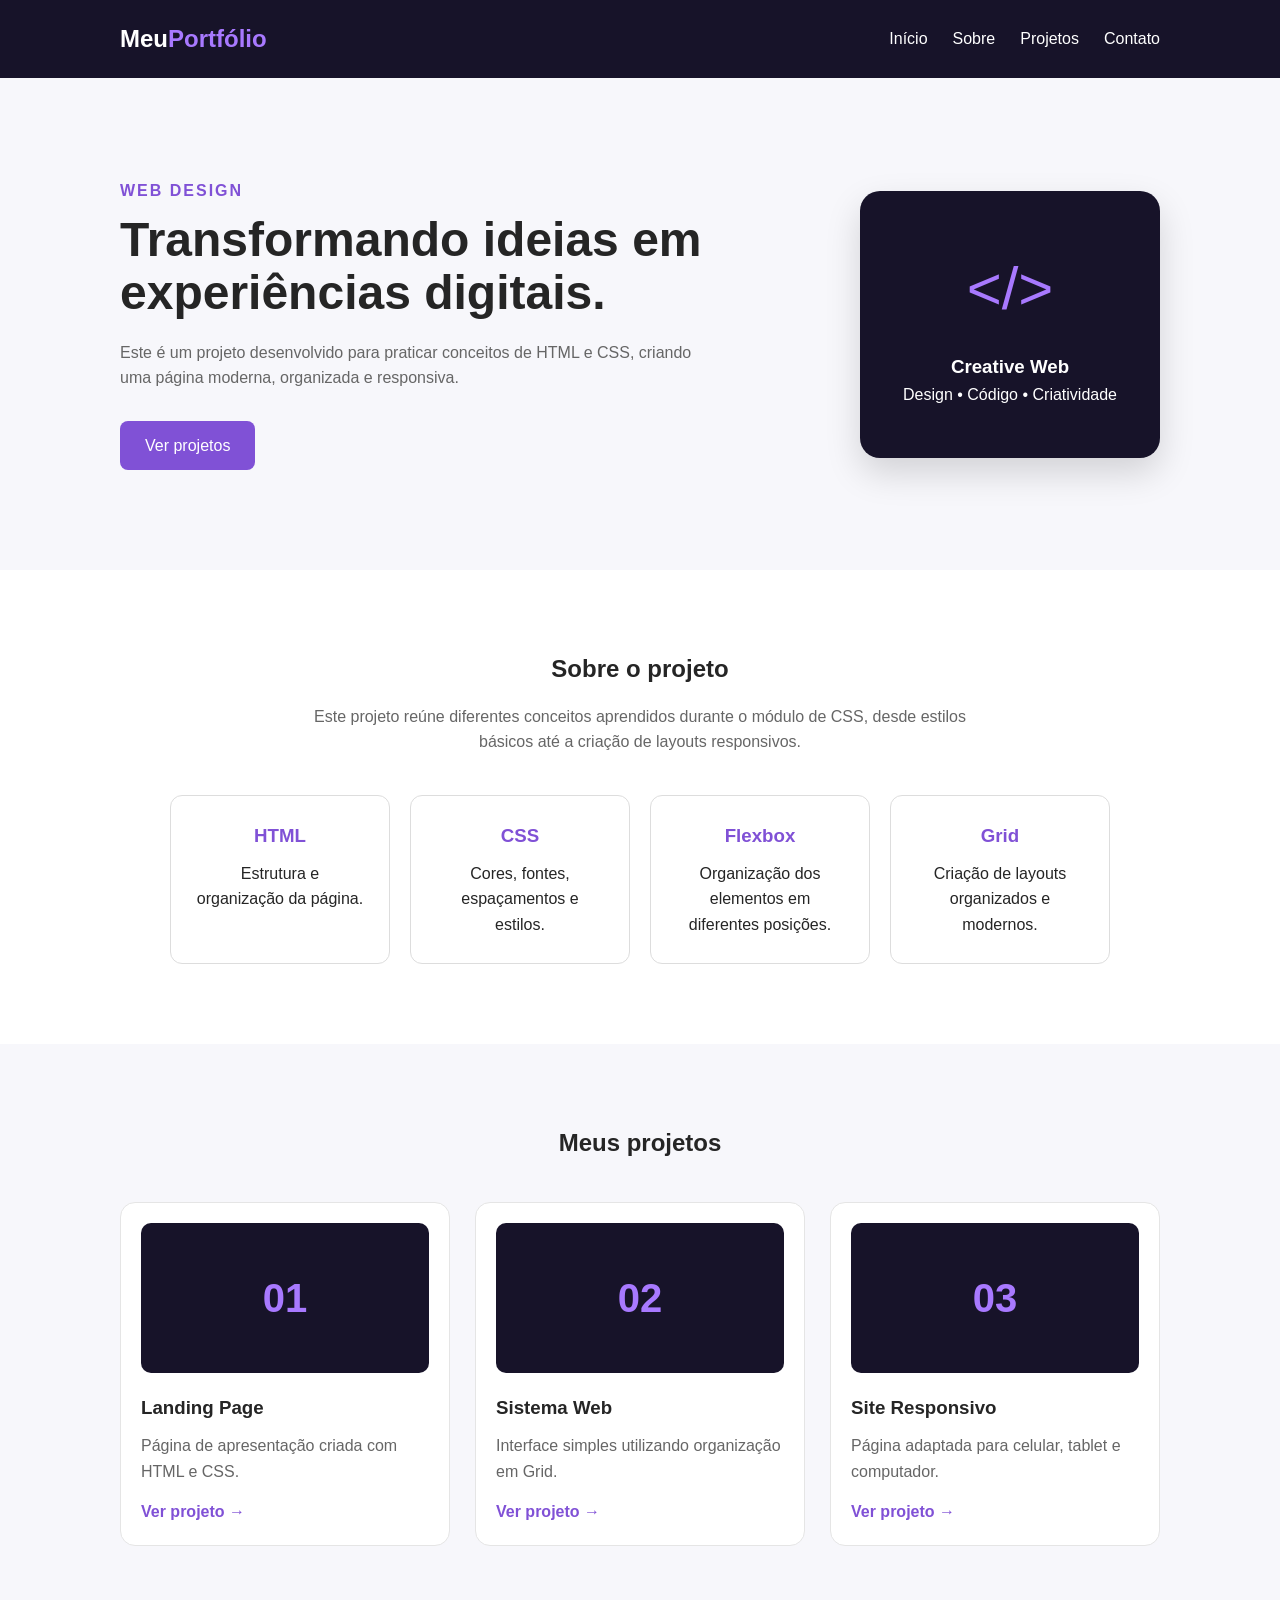
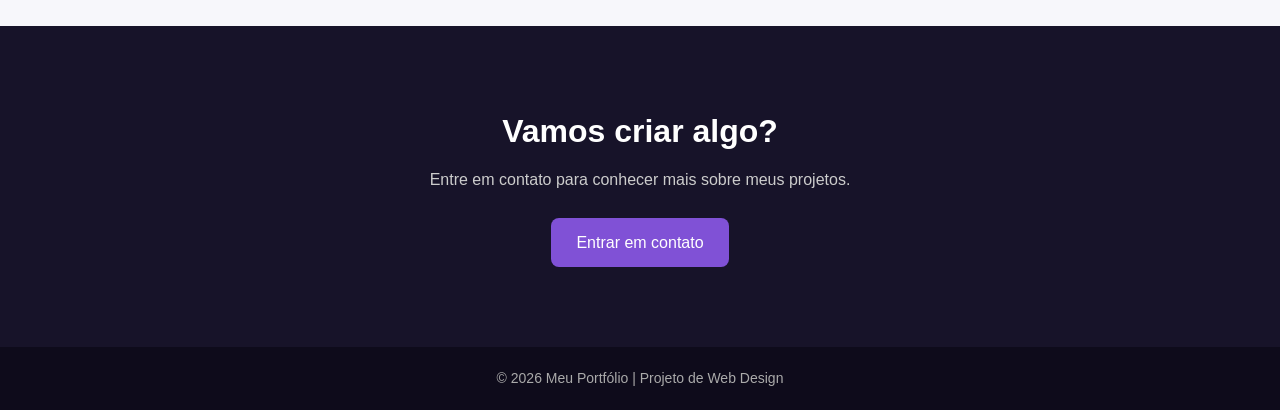
<file: módulo 6/index.html>
<!DOCTYPE html>
<html lang="pt-BR">
<head>
    <meta charset="UTF-8">
    <meta name="viewport" content="width=device-width, initial-scale=1.0">

    <title>Meu Portfólio | Web Design</title>

    <link rel="stylesheet" href="css/style.css">
    <link rel="stylesheet" href="css/responsive.css">
</head>

<body>

    <!-- Cabeçalho -->
    <header id="inicio">
        <nav class="navbar">
            <h1 class="logo">Meu<span>Portfólio</span></h1>

            <ul class="menu">
                <li><a href="#inicio">Início</a></li>
                <li><a href="#sobre">Sobre</a></li>
                <li><a href="#projetos">Projetos</a></li>
                <li><a href="#contato">Contato</a></li>
            </ul>
        </nav>
    </header>

    <!-- Apresentação -->
    <main>

        <section class="hero">
            <div class="hero-text">
                <p class="destaque">WEB DESIGN</p>

                <h2>Transformando ideias em experiências digitais.</h2>

                <p>
                    Este é um projeto desenvolvido para praticar conceitos
                    de HTML e CSS, criando uma página moderna, organizada
                    e responsiva.
                </p>

                <a href="#projetos" class="botao">Ver projetos</a>
            </div>

            <div class="hero-card">
                <div class="icone">&lt;/&gt;</div>
                <h3>Creative Web</h3>
                <p>Design • Código • Criatividade</p>
            </div>
        </section>

        <!-- Sobre -->
        <section id="sobre" class="sobre">
            <h2>Sobre o projeto</h2>

            <p>
                Este projeto reúne diferentes conceitos aprendidos durante
                o módulo de CSS, desde estilos básicos até a criação de
                layouts responsivos.
            </p>

            <div class="habilidades">

                <div class="habilidade">
                    <h3>HTML</h3>
                    <p>Estrutura e organização da página.</p>
                </div>

                <div class="habilidade">
                    <h3>CSS</h3>
                    <p>Cores, fontes, espaçamentos e estilos.</p>
                </div>

                <div class="habilidade">
                    <h3>Flexbox</h3>
                    <p>Organização dos elementos em diferentes posições.</p>
                </div>

                <div class="habilidade">
                    <h3>Grid</h3>
                    <p>Criação de layouts organizados e modernos.</p>
                </div>

            </div>
        </section>

        <!-- Projetos -->
        <section id="projetos" class="projetos">

            <h2>Meus projetos</h2>

            <div class="projetos-grid">

                <article class="projeto">
                    <div class="projeto-img">01</div>

                    <h3>Landing Page</h3>

                    <p>
                        Página de apresentação criada com HTML e CSS.
                    </p>

                    <a href="#" class="link">Ver projeto →</a>
                </article>

                <article class="projeto">
                    <div class="projeto-img">02</div>

                    <h3>Sistema Web</h3>

                    <p>
                        Interface simples utilizando organização em Grid.
                    </p>

                    <a href="#" class="link">Ver projeto →</a>
                </article>

                <article class="projeto">
                    <div class="projeto-img">03</div>

                    <h3>Site Responsivo</h3>

                    <p>
                        Página adaptada para celular, tablet e computador.
                    </p>

                    <a href="#" class="link">Ver projeto →</a>
                </article>

            </div>
        </section>

        <!-- Contato -->
        <section id="contato" class="contato">

            <h2>Vamos criar algo?</h2>

            <p>
                Entre em contato para conhecer mais sobre meus projetos.
            </p>

            <a href="mailto:contato@email.com" class="botao">
                Entrar em contato
            </a>

        </section>

    </main>

    <!-- Rodapé -->
    <footer>
        <p>© 2026 Meu Portfólio | Projeto de Web Design</p>
    </footer>

</body>
</html>
</file>
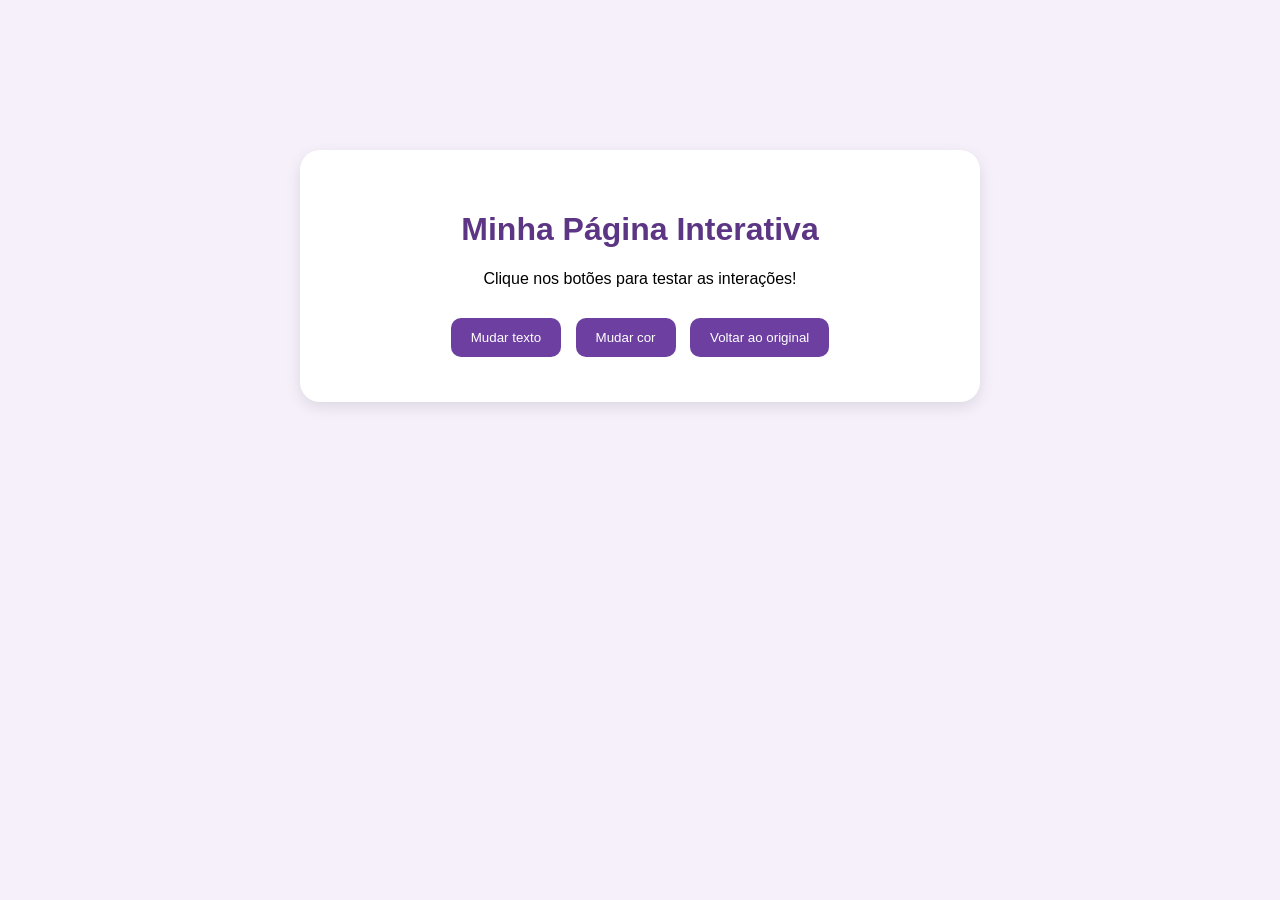
<file: módulo 7/index.html>
<!DOCTYPE html>
<html lang="pt-BR">

<head>
    <meta charset="UTF-8">
    <meta name="viewport" content="width=device-width, initial-scale=1.0">

    <title>Interações com JavaScript</title>

    <link rel="stylesheet" href="style.css">
</head>

<body>

    <div class="container">

        <h1 id="titulo">Minha Página Interativa</h1>

        <p id="texto">
            Clique nos botões para testar as interações!
        </p>

        <button onclick="mudarTexto()">
            Mudar texto
        </button>

        <button onclick="mudarCor()">
            Mudar cor
        </button>

        <button onclick="voltarOriginal()">
            Voltar ao original
        </button>

    </div>

    <script src="script.js"></script>

</body>

</html>
</file>
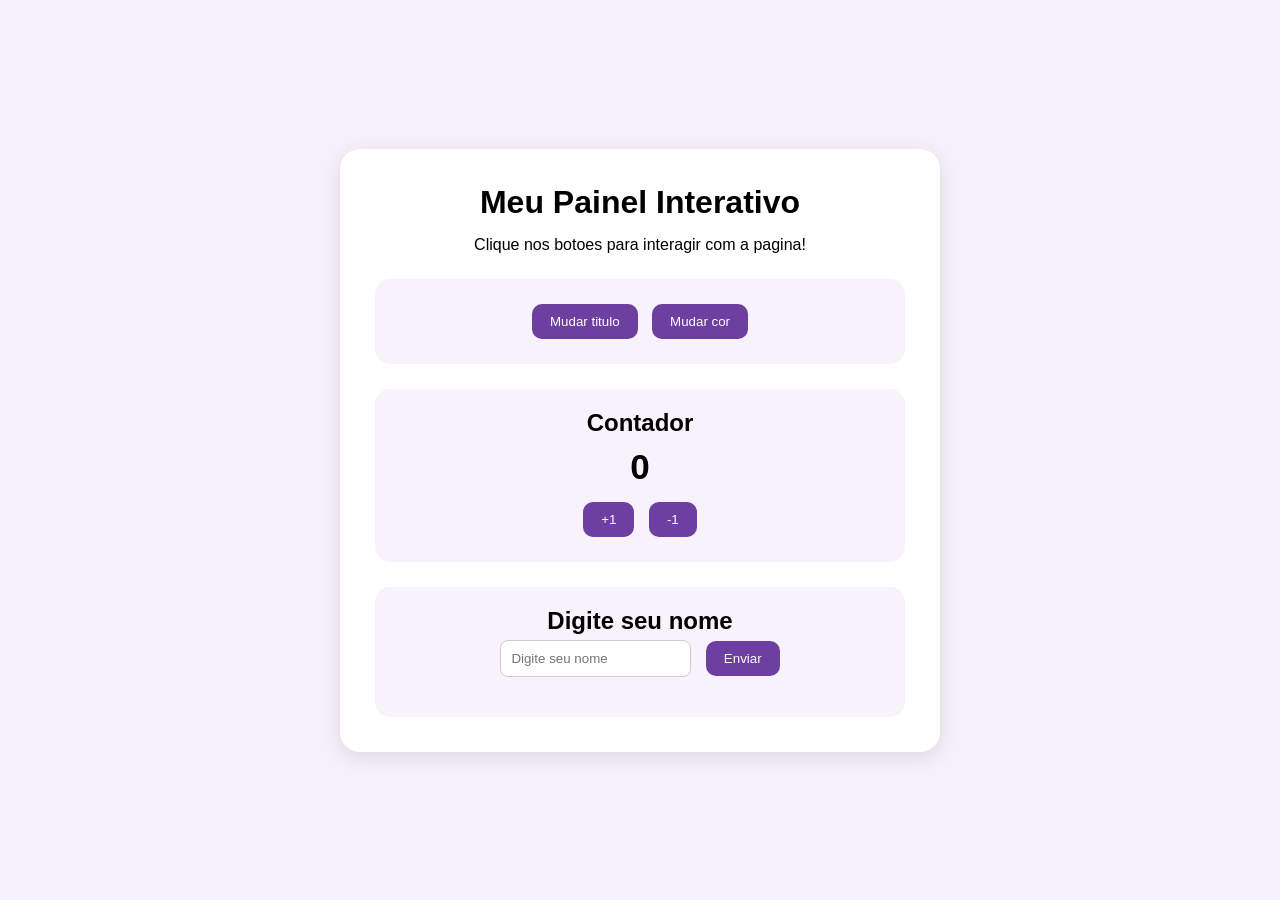
<file: módulo 8/index.html>
<!DOCTYPE html>
<html lang="pt-BR">
<head>
    <meta charset="UTF-8">
    <meta name="viewport" content="width=device-width, initial-scale=1.0">
    <title>Manipulando o DOM</title>
    <link rel="stylesheet" href="style.css">
</head>

<body>

    <main class="container">

        <h1 id="titulo">Meu Painel Interativo</h1>

        <p id="mensagem">
            Clique nos botoes para interagir com a pagina!
        </p>

        <section class="botoes">

            <button id="btnTitulo">
                Mudar titulo
            </button>

            <button id="btnCor">
                Mudar cor
            </button>

        </section>

        <section class="contador">

            <h2>Contador</h2>

            <p id="numero">0</p>

            <button id="btnAdicionar">
                +1
            </button>

            <button id="btnDiminuir">
                -1
            </button>

        </section>

        <section class="nome">

            <h2>Digite seu nome</h2>

            <input
                type="text"
                id="nomeInput"
                placeholder="Digite seu nome"
            >

            <button id="btnNome">
                Enviar
            </button>

            <p id="resultado"></p>

        </section>

    </main>

    <script src="script.js"></script>

</body>
</html>
</file>
<file: módulo 6/css/style.css>
/* =========================
   CONFIGURAÇÕES GERAIS
========================= */

* {
    margin: 0;
    padding: 0;
    box-sizing: border-box;
}

html {
    scroll-behavior: smooth;
}

body {
    font-family: Arial, sans-serif;
    background-color: #f7f7fb;
    color: #252525;
    line-height: 1.6;
}

a {
    text-decoration: none;
    color: inherit;
}

/* =========================
   HEADER / FLEXBOX
========================= */

header {
    background-color: #171329;
    color: white;
}

.navbar {
    max-width: 1100px;
    margin: auto;
    padding: 20px 30px;

    display: flex;
    justify-content: space-between;
    align-items: center;
}

.logo {
    font-size: 24px;
}

.logo span {
    color: #a879ff;
}

.menu {
    list-style: none;

    display: flex;
    gap: 25px;
}

.menu a {
    transition: 0.3s;
}

.menu a:hover {
    color: #a879ff;
}

/* =========================
   HERO
========================= */

.hero {
    max-width: 1100px;
    margin: auto;
    padding: 100px 30px;

    display: flex;
    justify-content: space-between;
    align-items: center;
    gap: 50px;
}

.hero-text {
    max-width: 600px;
}

.destaque {
    color: #8051d6;
    font-weight: bold;
    letter-spacing: 2px;
    margin-bottom: 10px;
}

.hero h2 {
    font-size: 48px;
    line-height: 1.1;
    margin-bottom: 20px;
}

.hero-text > p:not(.destaque) {
    color: #666;
    margin-bottom: 30px;
}

/* =========================
   BOTÃO + TRANSIÇÃO
========================= */

.botao {
    display: inline-block;

    background-color: #8051d6;
    color: white;

    padding: 12px 25px;
    border-radius: 8px;

    transition: 0.3s;
}

.botao:hover {
    background-color: #5e35a8;
    transform: translateY(-3px);
}

/* =========================
   CARD
========================= */

.hero-card {
    width: 300px;
    padding: 50px 30px;

    background-color: #171329;
    color: white;

    border-radius: 20px;

    text-align: center;

    box-shadow: 0 15px 35px rgba(0, 0, 0, 0.15);
}

.icone {
    font-size: 60px;
    color: #a879ff;
    margin-bottom: 15px;
}

/* =========================
   SOBRE
========================= */

.sobre {
    background-color: white;
    padding: 80px 30px;
    text-align: center;
}

.sobre > p {
    max-width: 700px;
    margin: 15px auto 40px;
    color: #666;
}

.habilidades {
    max-width: 1100px;
    margin: auto;

    display: flex;
    justify-content: center;
    gap: 20px;
    flex-wrap: wrap;
}

.habilidade {
    width: 220px;

    padding: 25px;
    border: 1px solid #ddd;
    border-radius: 12px;

    transition: 0.3s;
}

.habilidade:hover {
    transform: translateY(-5px);
    box-shadow: 0 10px 25px rgba(0, 0, 0, 0.08);
}

.habilidade h3 {
    color: #8051d6;
    margin-bottom: 10px;
}

/* =========================
   PROJETOS - GRID
========================= */

.projetos {
    max-width: 1100px;
    margin: auto;
    padding: 80px 30px;
}

.projetos h2 {
    text-align: center;
    margin-bottom: 40px;
}

.projetos-grid {
    display: grid;

    grid-template-columns: repeat(3, 1fr);

    gap: 25px;
}

.projeto {
    background-color: white;

    padding: 20px;

    border-radius: 15px;

    border: 1px solid #e5e5e5;

    transition: 0.3s;
}

.projeto:hover {
    transform: translateY(-5px);
}

.projeto-img {
    height: 150px;

    background-color: #171329;
    color: #a879ff;

    border-radius: 10px;

    display: flex;
    align-items: center;
    justify-content: center;

    font-size: 40px;
    font-weight: bold;

    margin-bottom: 20px;
}

.projeto h3 {
    margin-bottom: 10px;
}

.projeto p {
    color: #666;
    margin-bottom: 15px;
}

.link {
    color: #8051d6;
    font-weight: bold;
}

/* =========================
   CONTATO
========================= */

.contato {
    background-color: #171329;
    color: white;

    text-align: center;

    padding: 80px 30px;
}

.contato h2 {
    font-size: 32px;
    margin-bottom: 10px;
}

.contato p {
    color: #ccc;
    margin-bottom: 25px;
}

/* =========================
   FOOTER
========================= */

footer {
    background-color: #0e0b1b;
    color: #aaa;

    text-align: center;

    padding: 20px;
    font-size: 14px;
}
</file>
<file: módulo 6/css/responsive.css>
/* =========================
   TABLET
========================= */

@media (max-width: 800px) {

    .navbar {
        flex-direction: column;
        gap: 15px;
    }

    .hero {
        flex-direction: column;
        text-align: center;
        padding: 70px 30px;
    }

    .hero h2 {
        font-size: 38px;
    }

    .hero-card {
        width: 100%;
        max-width: 350px;
    }

    .projetos-grid {
        grid-template-columns: repeat(2, 1fr);
    }
}


/* =========================
   CELULAR
========================= */

@media (max-width: 550px) {

    .menu {
        gap: 12px;
        flex-wrap: wrap;
        justify-content: center;
    }

    .menu a {
        font-size: 14px;
    }

    .hero {
        padding: 50px 20px;
    }

    .hero h2 {
        font-size: 32px;
    }

    .sobre,
    .projetos,
    .contato {
        padding: 60px 20px;
    }

    .projetos-grid {
        grid-template-columns: 1fr;
    }

    .habilidade {
        width: 100%;
    }

    .contato h2 {
        font-size: 26px;
    }
}
</file>
<file: módulo 7/style.css>
body {
    margin: 0;
    font-family: Arial, sans-serif;
    background-color: #f5f0fa;
    transition: 0.3s;
}

.container {
    width: 80%;
    max-width: 600px;
    margin: 150px auto;
    padding: 40px;
    text-align: center;
    background-color: white;
    border-radius: 20px;
    box-shadow: 0 5px 15px rgba(0, 0, 0, 0.1);
}

h1 {
    color: #5c3685;
}

p {
    margin-bottom: 25px;
}

button {
    padding: 12px 20px;
    margin: 5px;
    border: none;
    border-radius: 10px;
    background-color: #6c3fa0;
    color: white;
    cursor: pointer;
}

button:hover {
    opacity: 0.8;
}
</file>
<file: módulo 8/style.css>
* {
    margin: 0;
    padding: 0;
    box-sizing: border-box;
}

body {
    font-family: Arial, sans-serif;
    background-color: #f5f0fa;
    min-height: 100vh;
    display: flex;
    justify-content: center;
    align-items: center;
    padding: 30px;
    transition: 0.3s;
}

.container {
    background-color: white;
    width: 100%;
    max-width: 600px;
    padding: 35px;
    border-radius: 20px;
    text-align: center;
    box-shadow: 0 5px 20px rgba(0, 0, 0, 0.1);
}

h1 {
    margin-bottom: 15px;
}

#mensagem {
    margin-bottom: 25px;
}

.botoes,
.contador,
.nome {
    margin-top: 25px;
    padding: 20px;
    border-radius: 15px;
    background-color: #f7f2fb;
}

button {
    border: none;
    padding: 10px 18px;
    margin: 5px;
    border-radius: 10px;
    cursor: pointer;
    background-color: #6c3fa0;
    color: white;
}

button:hover {
    opacity: 0.8;
}

#numero {
    font-size: 35px;
    font-weight: bold;
    margin: 10px;
}

input {
    padding: 10px;
    border: 1px solid #ccc;
    border-radius: 8px;
    margin: 5px;
}

#resultado {
    margin-top: 15px;
    font-weight: bold;
}
</file>
